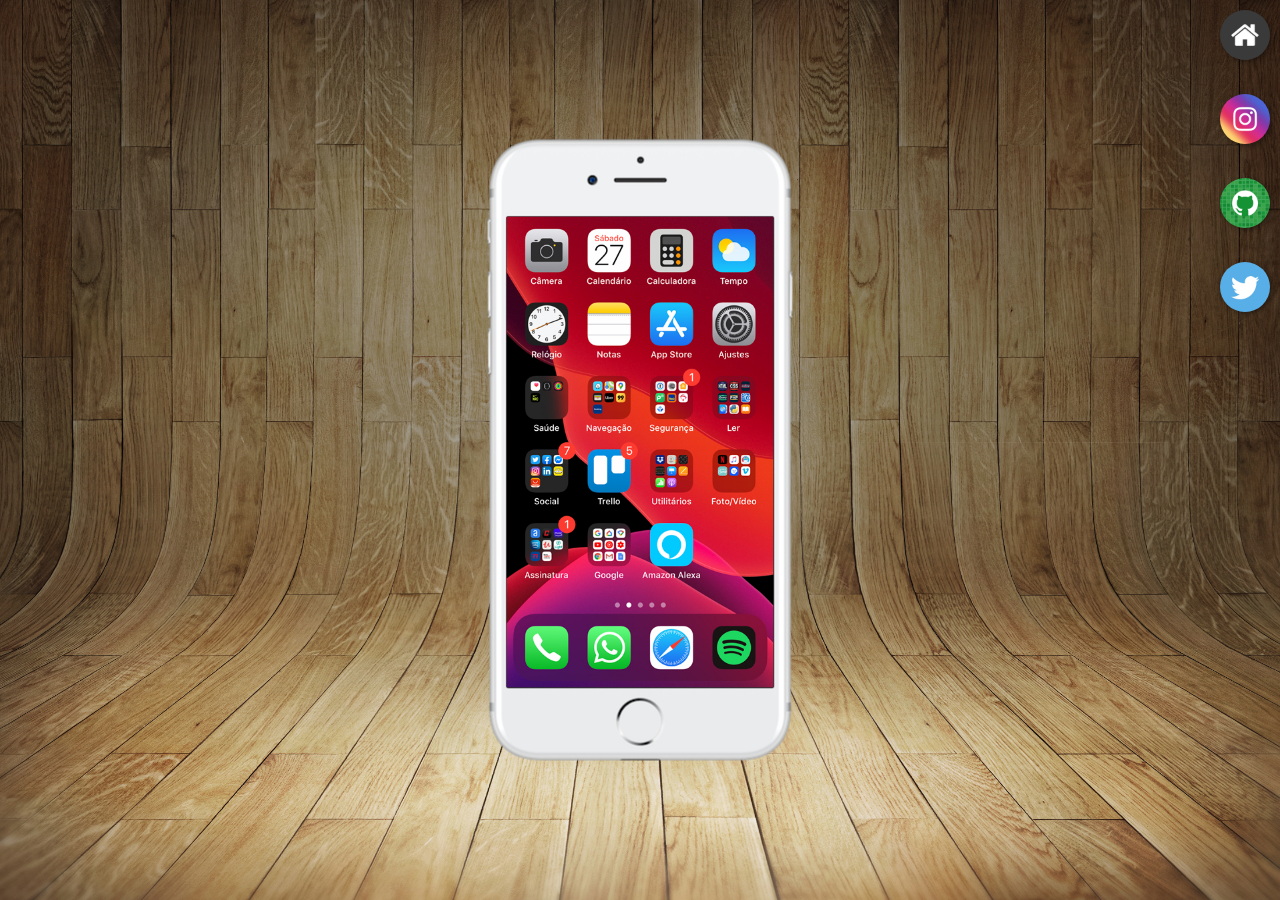
<file: index.html>
<!DOCTYPE html>
<html lang="pt-br">
<head>
    <meta charset="UTF-8">
    <meta http-equiv="X-UA-Compatible" content="IE=edge">
    <meta name="viewport" content="width=device-width, initial-scale=1.0">
    <title>Projeto Redes Socias</title>
    <link rel="shortcut icon" href="favicon.ico" type="image/x-icon">
    <link rel="stylesheet" href="style/style.css">
</head>
<body>
    <main>
        <section id="telefone">
            <iframe src="home.html" name="tela" id="tela" frameborder="0">
                Seu navegador não é compatível com essa tela.
            </iframe>
        </section>

        <section id="redes-sociais">
            <div class="flex">
                <a href="home.html" target="tela">
                    <img src="imagens/logo-home.jpg" alt="Logo para voltar a home">
                </a>
                <a href="instagram.html" target="tela">
                    <img src="imagens/logo-instagram.jpg" alt="Imagem da logo Instagram">
                </a>
                <a href="github.html" target="tela">
                    <img src="imagens/logo-github.jpg" alt="Imagem da logo GitHub">
                </a>
                <a href="twitter.html" target="tela">
                    <img src="imagens/logo-twitter.jpg" alt="Imagem da logo Twitter">
                </a>
            </div>

        </section>
    </main>
</body>
</html>
</file>
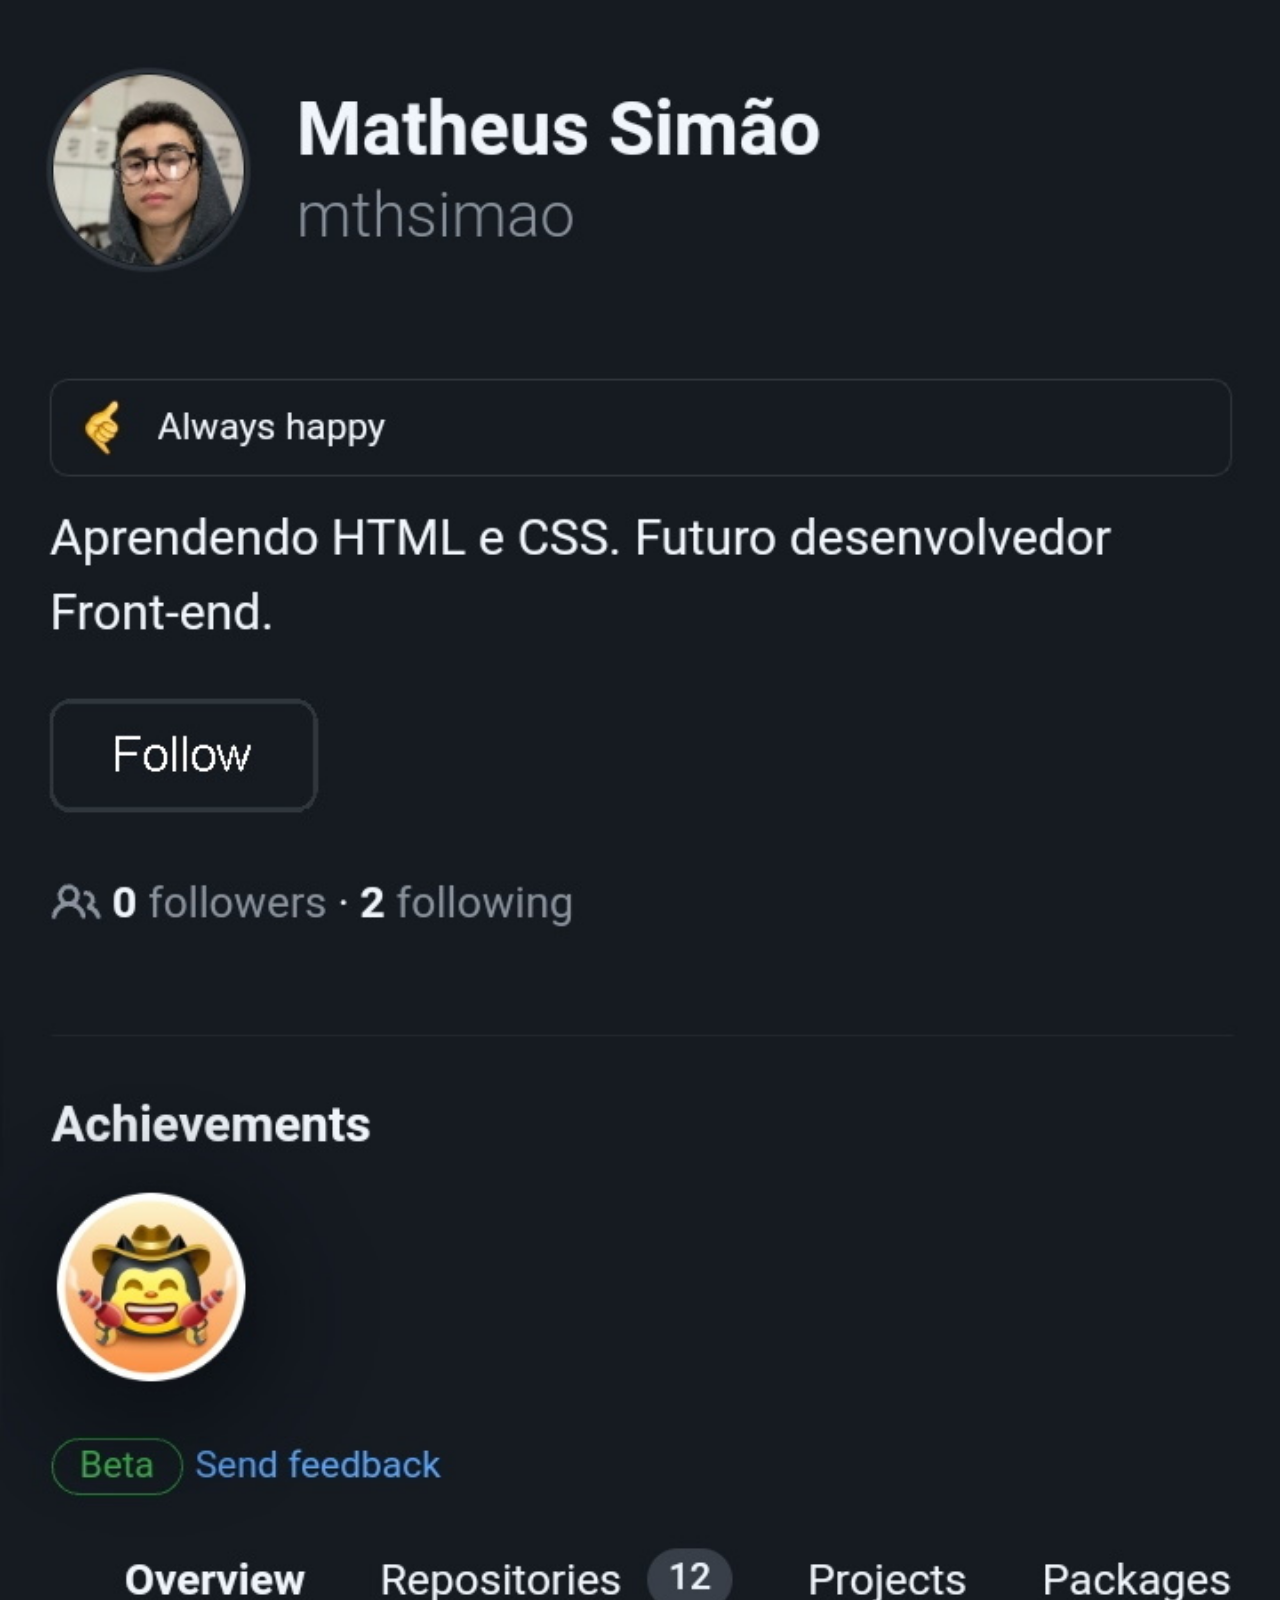
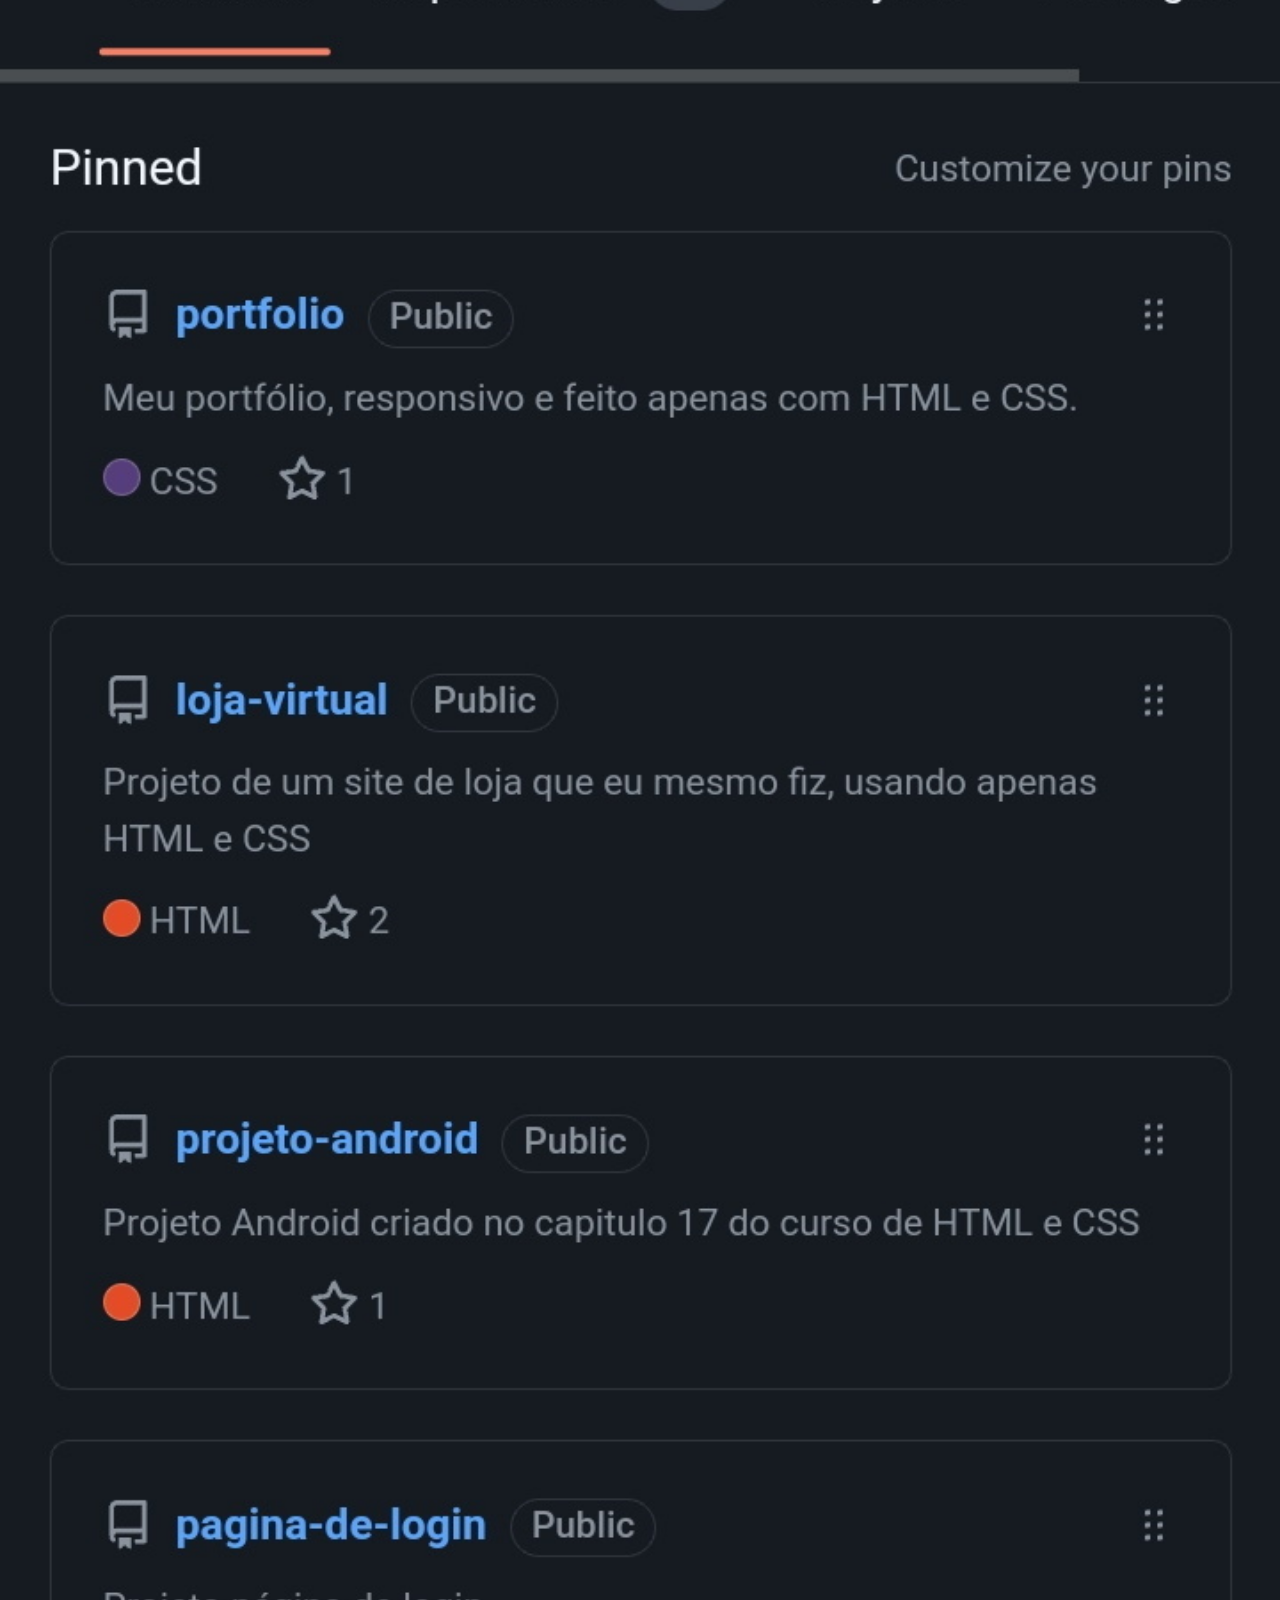
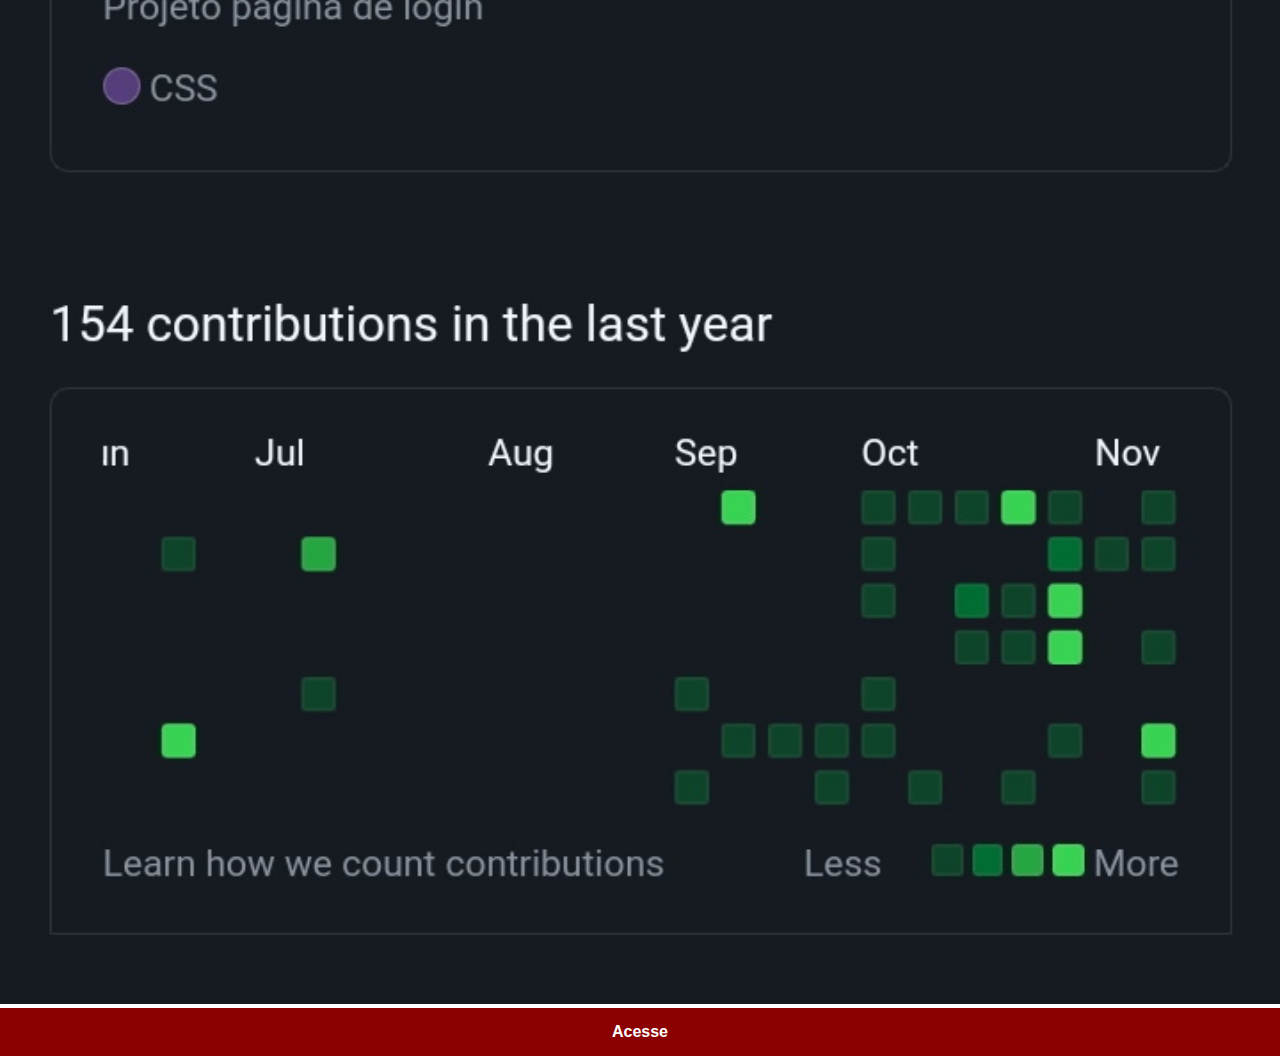
<file: github.html>
<!DOCTYPE html>
<html lang="pt-br">
<head>
    <meta charset="UTF-8">
    <meta http-equiv="X-UA-Compatible" content="IE=edge">
    <meta name="viewport" content="width=device-width, initial-scale=1.0">
    <title>GitHub</title>
    <link rel="stylesheet" href="style/social.css">
</head>
<body>
    <img src="imagens/meu-github.jpg" alt="Tela youtube">
    <a href="https://github.com/mthsimao" target="_blank">Acesse</a>
</body>
</html>
</file>
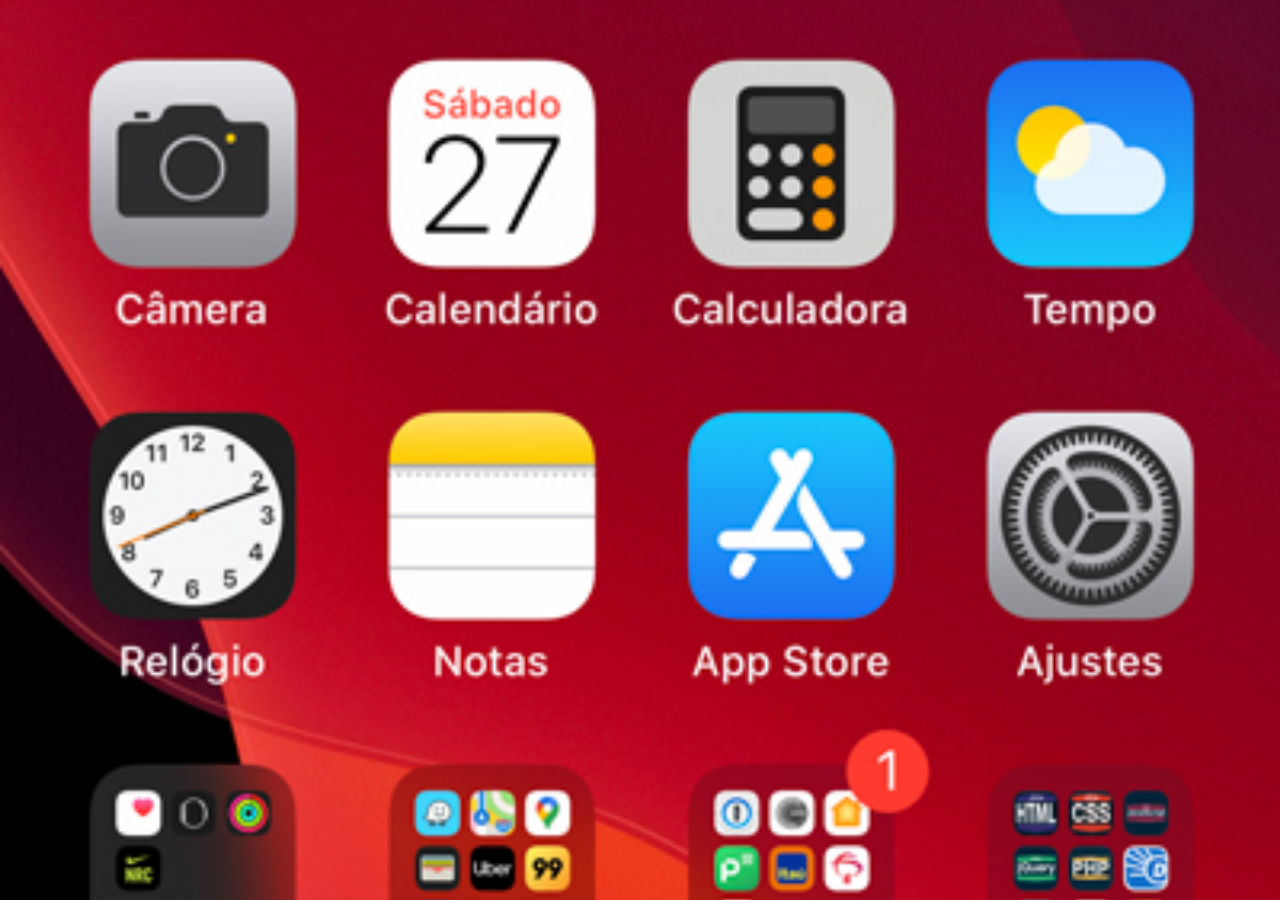
<file: home.html>
<!DOCTYPE html>
<html lang="pt-br">
<head>
    <meta charset="UTF-8">
    <meta http-equiv="X-UA-Compatible" content="IE=edge">
    <meta name="viewport" content="width=device-width, initial-scale=1.0">
    <title>Home</title>
    <style>
        * {
            margin: 0;
            padding: 0;
        }

        body {
            width: 100vw;
            height: 100vh;
            background: black url('imagens/tela-home.jpg') no-repeat top center;
            background-size: cover;
        }
    </style>
</head>
<body>
    
</body>
</html>
</file>
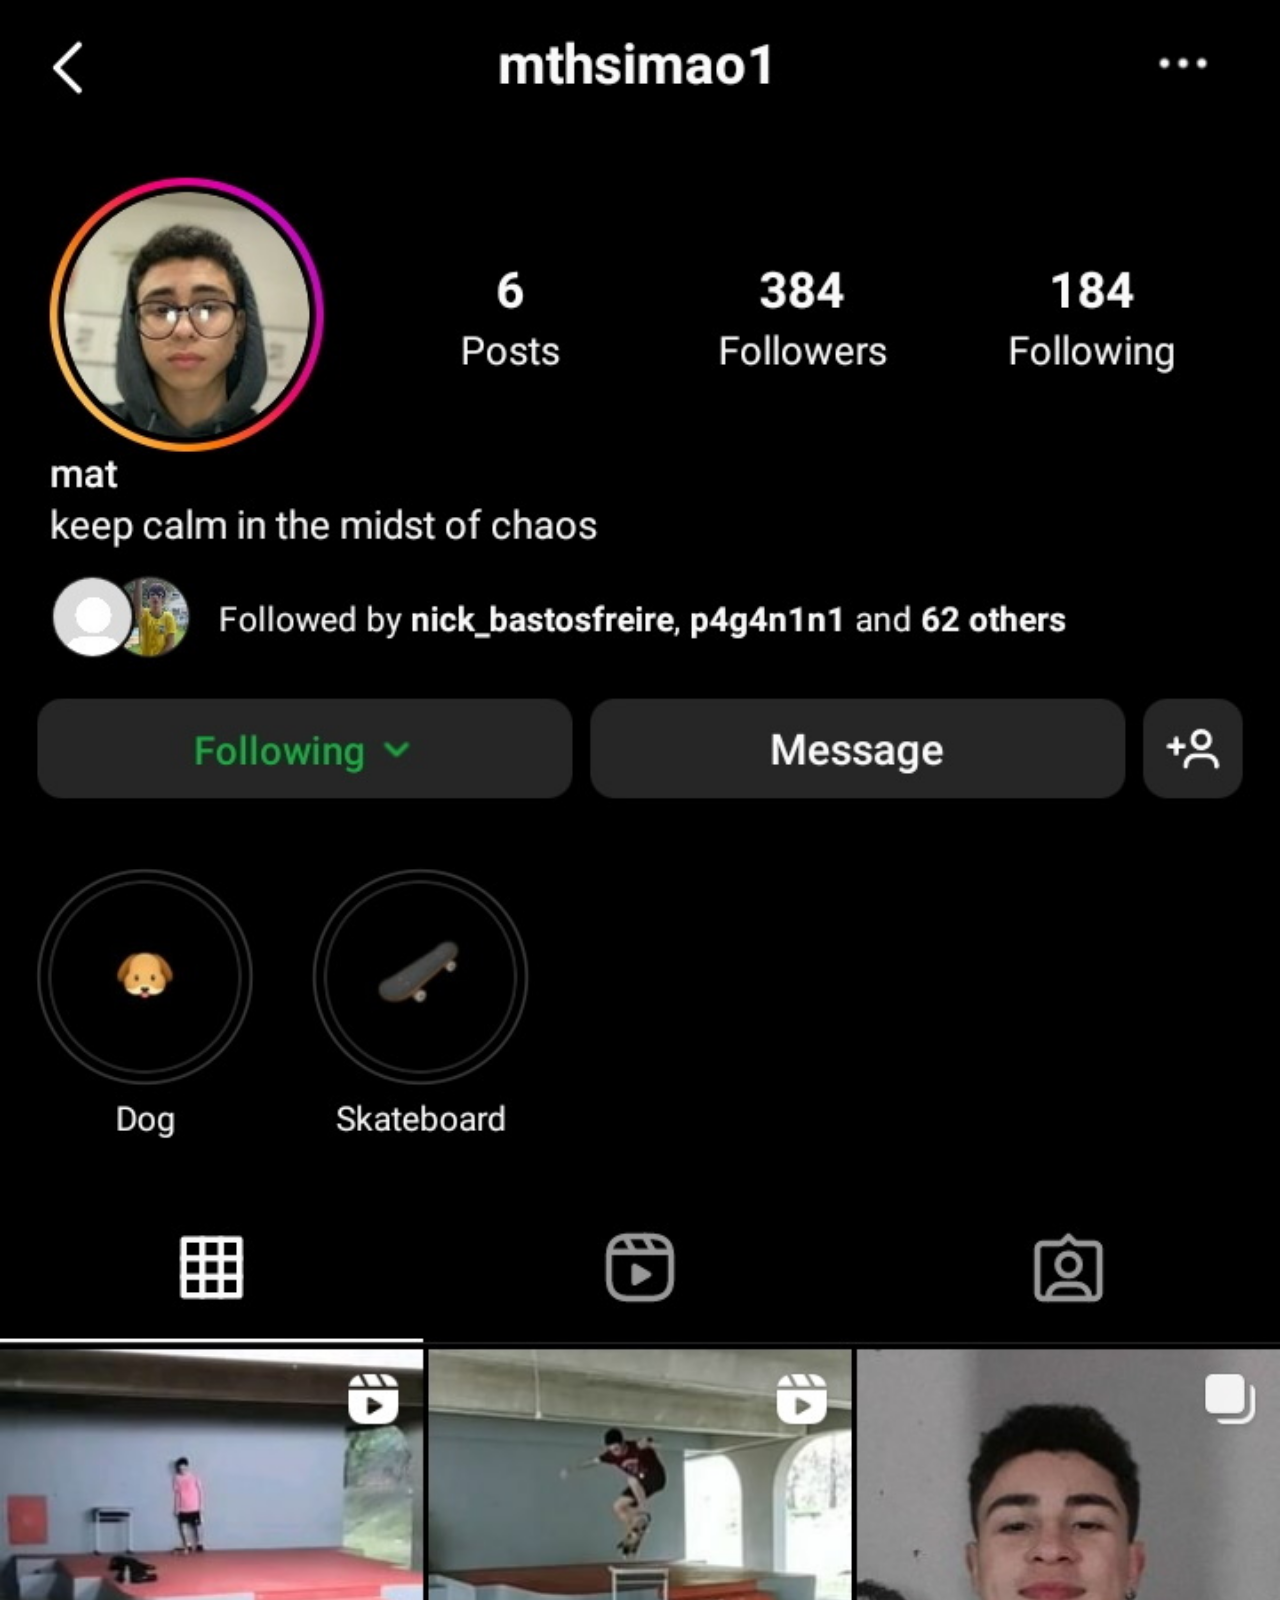
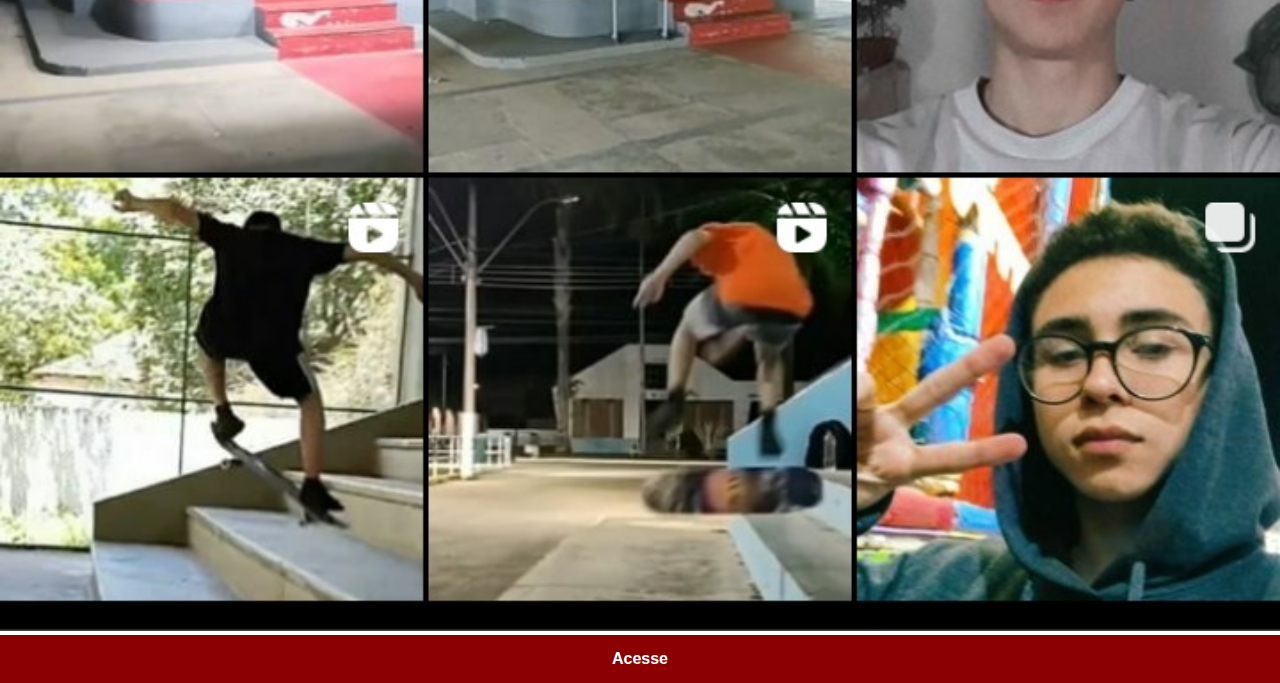
<file: instagram.html>
<!DOCTYPE html>
<html lang="pt-br">
<head>
    <meta charset="UTF-8">
    <meta http-equiv="X-UA-Compatible" content="IE=edge">
    <meta name="viewport" content="width=device-width, initial-scale=1.0">
    <title>Instagram</title>
    <link rel="stylesheet" href="style/social.css">
</head>
<body>
    <img src="imagens/meu-instagram.jpg" alt="Tela youtube">
    <a href="https://instagram.com/mthsimao1" target="_blank">Acesse</a>
</body>
</html>
</file>
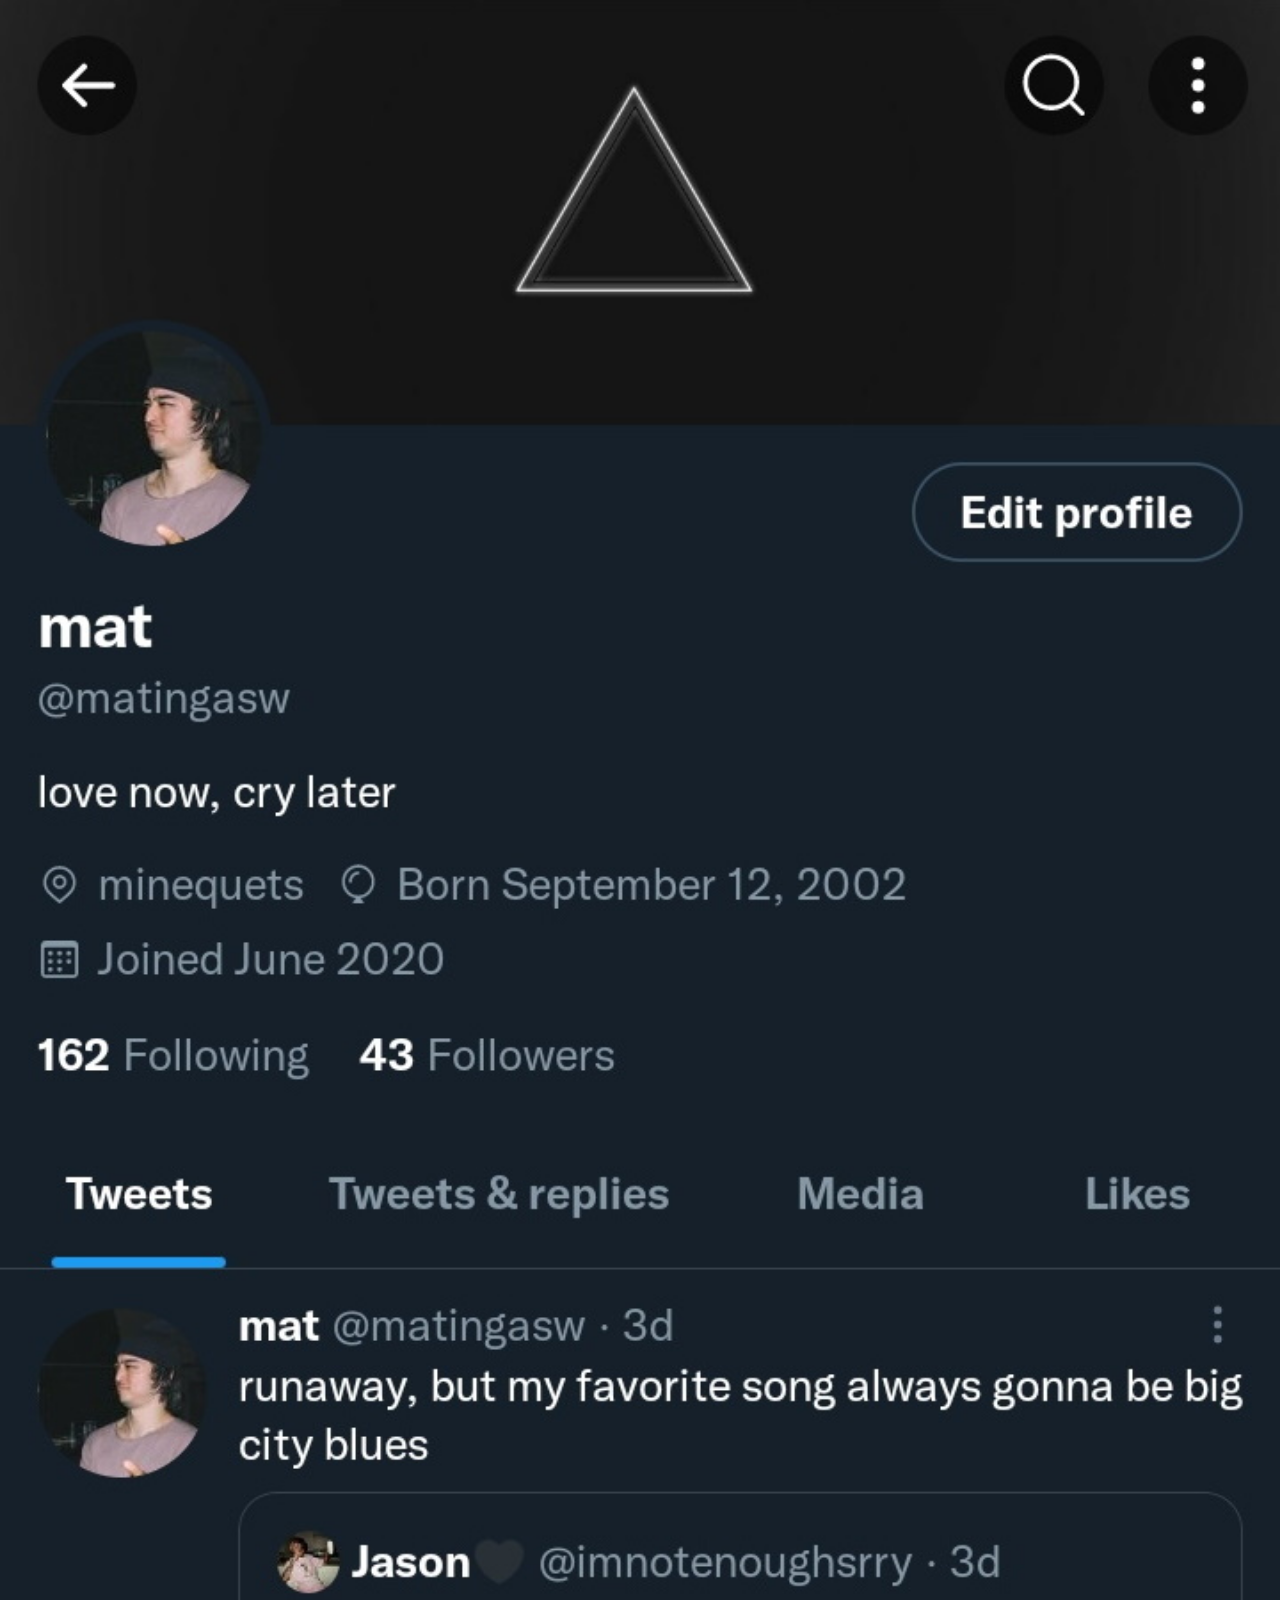
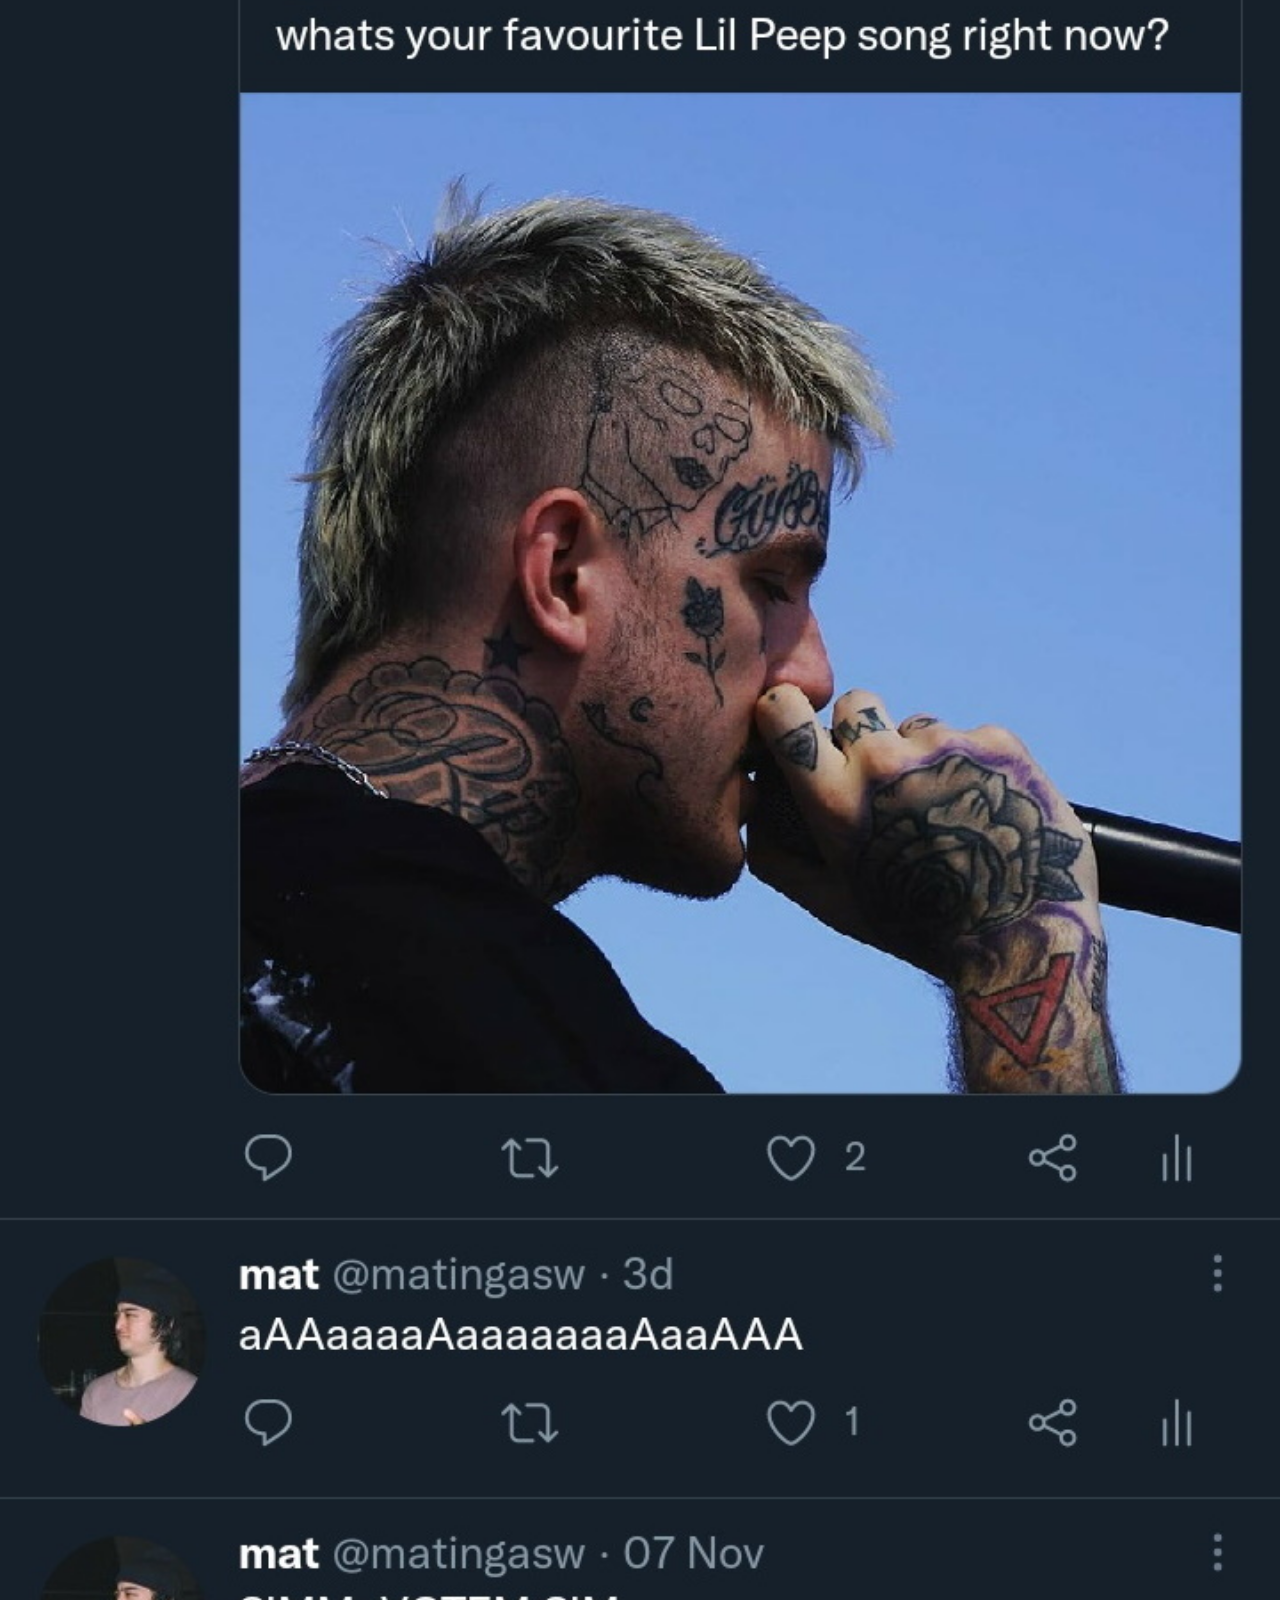
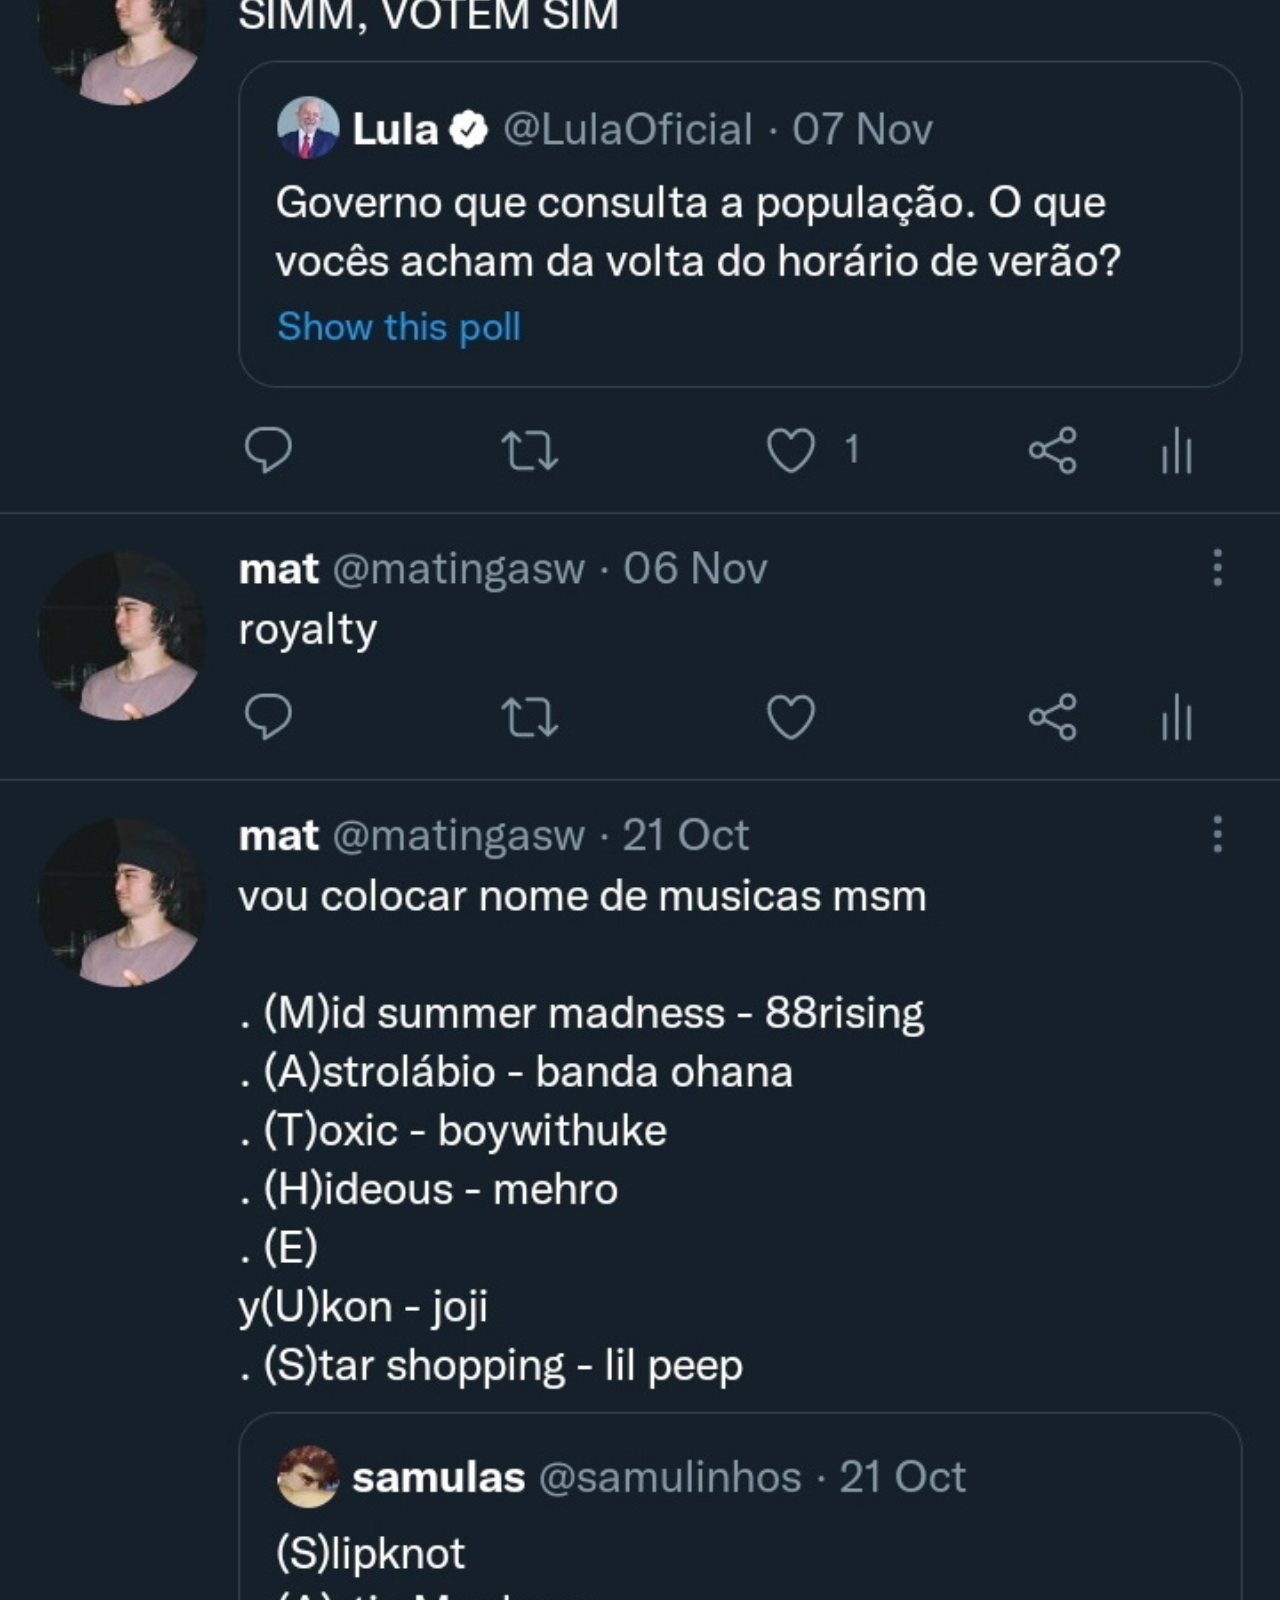
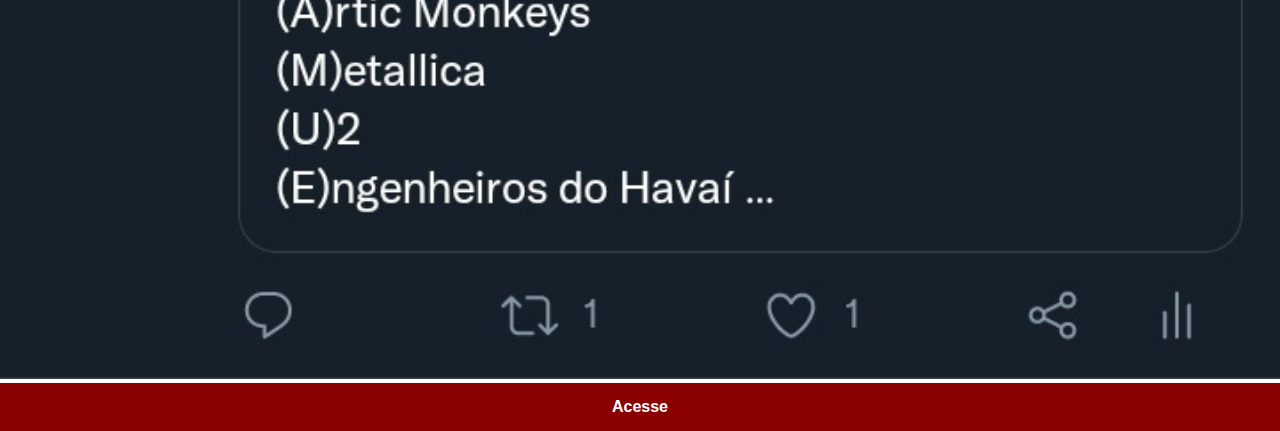
<file: twitter.html>
<!DOCTYPE html>
<html lang="pt-br">
<head>
    <meta charset="UTF-8">
    <meta http-equiv="X-UA-Compatible" content="IE=edge">
    <meta name="viewport" content="width=device-width, initial-scale=1.0">
    <title>Twitter</title>
    <link rel="stylesheet" href="style/social.css">
</head>
<body>
    <img src="imagens/meu-twitter.jpg" alt="Tela youtube">
    <a href="https://twitter.com/matingasw" target="_blank">Acesse</a>
</body>
</html>
</file>
<file: style/style.css>
@charset "UTF-8";

* {
    margin: 0;
    padding: 0;
    box-sizing: border-box;
}

html, body {
    height: 100vh;
    width: 100vw;
    background-color: black;
}

body {
    background: black url('../imagens/fundo-madeira.jpg') no-repeat top center;
    background-size: cover;
    background-attachment: fixed;
}

main {
    position: relative;
    height: 100vh;
}

#telefone {
    background: transparent url('../imagens/frame-iphone.png') no-repeat;
    position: absolute;
    top: 50%;
    left: 50%;
    transform: translate(-50%, -50%);
    height: 627px;
    width: 311px;  
}

#tela {
    position: relative;
    top: 80px;
    left: 22px;
    width: 267px;
    height: 471px;
}

#redes-sociais img {
    margin: 10px;
    width: 50px;
    border-radius: 50%;
    box-shadow: 2px 2px 5px rgba(0, 0, 0, 0.377);
}

#redes-sociais a {
    text-decoration: none;
}

#redes-sociais img:hover {
    border: 2px solid rgba(255, 255, 255, 0.658);
    transform: translate(-3px, -6px);
    transition: all .3s ease-in-out;
    box-shadow: 5px 5px 10px rgba(0, 0, 0, 0.527);
}

.flex {
    display: flex;
    flex-direction: column;
    flex-wrap: nowrap;
    align-items: flex-end;
    justify-content: flex-end;
    gap: 10px;
}
</file>
<file: style/social.css>
@charset "UTF-8";

* {
    margin: 0;
    padding: 0;
    font-family: Arial, Helvetica, sans-serif;
}

img {
    width: 100vw;
}

::-webkit-scrollbar {
    width: 0;
    height: 0;
}

a {
    display: block;
    background-color: darkred;
    padding: 15px;
    text-align: center;
    font-weight: bolder;
    text-decoration: none;
    color: white;
}

a:hover {
    background-color: rgb(99, 0, 0);
    transition: all .3s ease-in-out;
}
</file>
